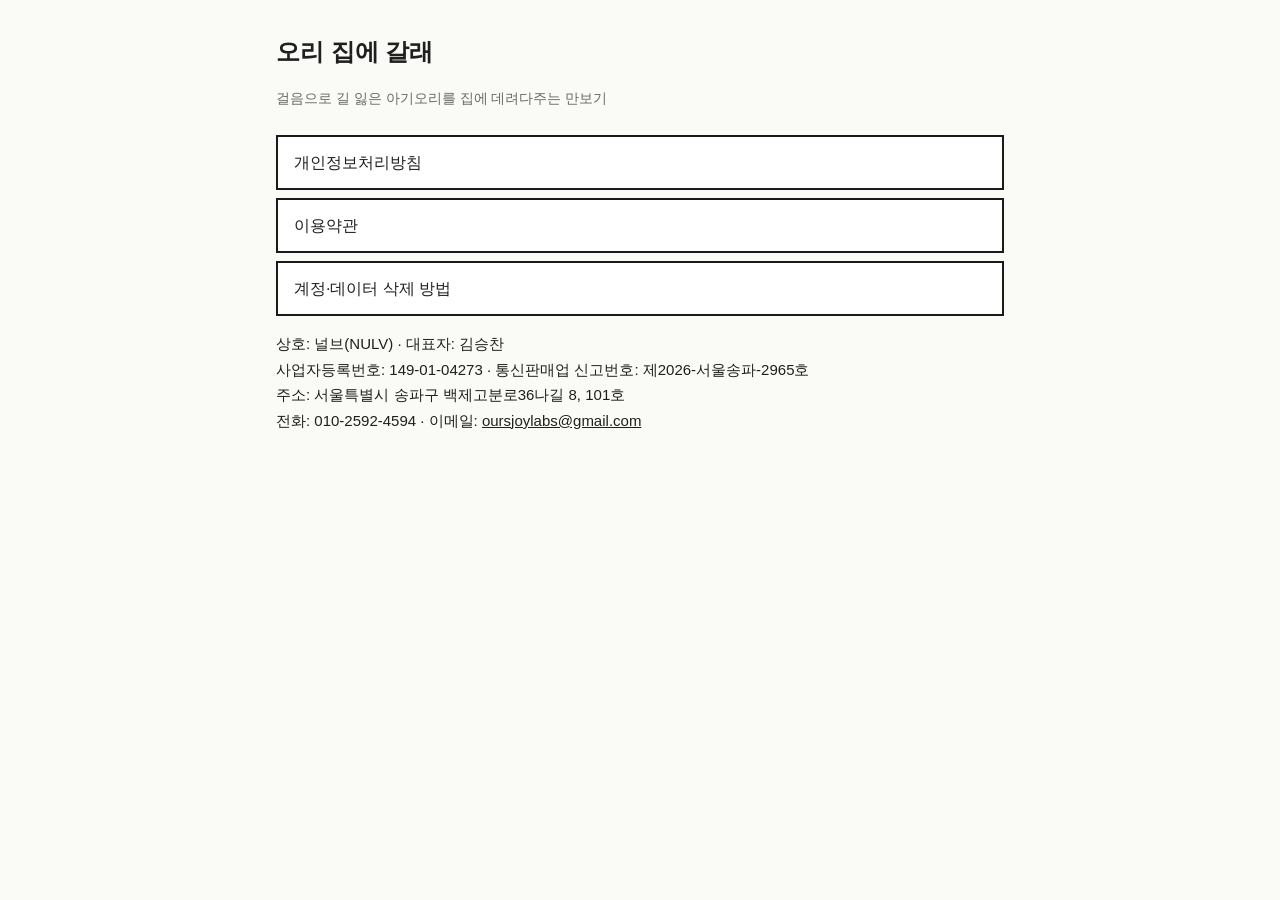
<file: index.html>
<!doctype html>
<html lang="ko">
<head>
<meta charset="utf-8">
<meta name="viewport" content="width=device-width, initial-scale=1">
<title>오리 집에 갈래 · 안내</title>
<link rel="stylesheet" href="style.css">
</head>
<body>
<main>
  <h1>오리 집에 갈래</h1>
  <p class="meta">걸음으로 길 잃은 아기오리를 집에 데려다주는 만보기</p>
  <div class="links">
    <a href="privacy.html">개인정보처리방침</a>
    <a href="terms.html">이용약관</a>
    <a href="delete-account.html">계정·데이터 삭제 방법</a>
  </div>
  <p>상호: 널브(NULV) · 대표자: 김승찬<br>
  사업자등록번호: 149-01-04273 · 통신판매업 신고번호: 제2026-서울송파-2965호<br>
  주소: 서울특별시 송파구 백제고분로36나길 8, 101호<br>
  전화: 010-2592-4594 · 이메일: <a href="mailto:oursjoylabs@gmail.com">oursjoylabs@gmail.com</a></p>
</main>
</body>
</html>
</file>
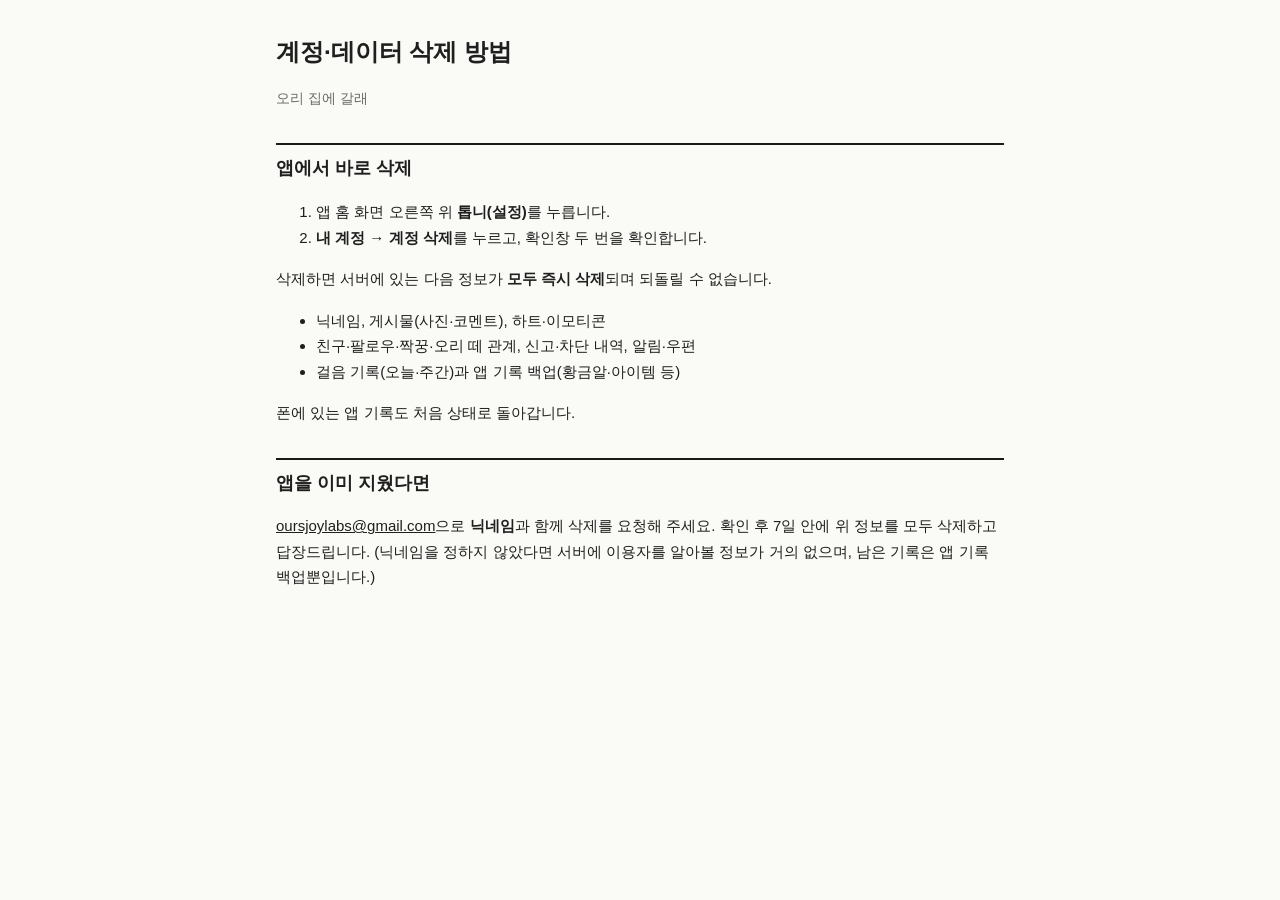
<file: delete-account.html>
<!doctype html>
<html lang="ko">
<head>
<meta charset="utf-8">
<meta name="viewport" content="width=device-width, initial-scale=1">
<title>계정·데이터 삭제 방법 · 오리 집에 갈래</title>
<link rel="stylesheet" href="style.css">
</head>
<body>
<main>
  <h1>계정·데이터 삭제 방법</h1>
  <p class="meta">오리 집에 갈래</p>

  <h2>앱에서 바로 삭제</h2>
  <ol>
    <li>앱 홈 화면 오른쪽 위 <b>톱니(설정)</b>를 누릅니다.</li>
    <li><b>내 계정 → 계정 삭제</b>를 누르고, 확인창 두 번을 확인합니다.</li>
  </ol>
  <p>삭제하면 서버에 있는 다음 정보가 <b>모두 즉시 삭제</b>되며 되돌릴 수 없습니다.</p>
  <ul>
    <li>닉네임, 게시물(사진·코멘트), 하트·이모티콘</li>
    <li>친구·팔로우·짝꿍·오리 떼 관계, 신고·차단 내역, 알림·우편</li>
    <li>걸음 기록(오늘·주간)과 앱 기록 백업(황금알·아이템 등)</li>
  </ul>
  <p>폰에 있는 앱 기록도 처음 상태로 돌아갑니다.</p>

  <h2>앱을 이미 지웠다면</h2>
  <p><a href="mailto:oursjoylabs@gmail.com?subject=%5B%EC%98%A4%EB%A6%AC%20%EC%A7%91%EC%97%90%20%EA%B0%88%EB%9E%98%5D%20%EA%B3%84%EC%A0%95%20%EC%82%AD%EC%A0%9C%20%EC%9A%94%EC%B2%AD">oursjoylabs@gmail.com</a>으로
  <b>닉네임</b>과 함께 삭제를 요청해 주세요. 확인 후 7일 안에 위 정보를 모두 삭제하고 답장드립니다.
  (닉네임을 정하지 않았다면 서버에 이용자를 알아볼 정보가 거의 없으며, 남은 기록은 앱 기록 백업뿐입니다.)</p>
</main>
</body>
</html>
</file>
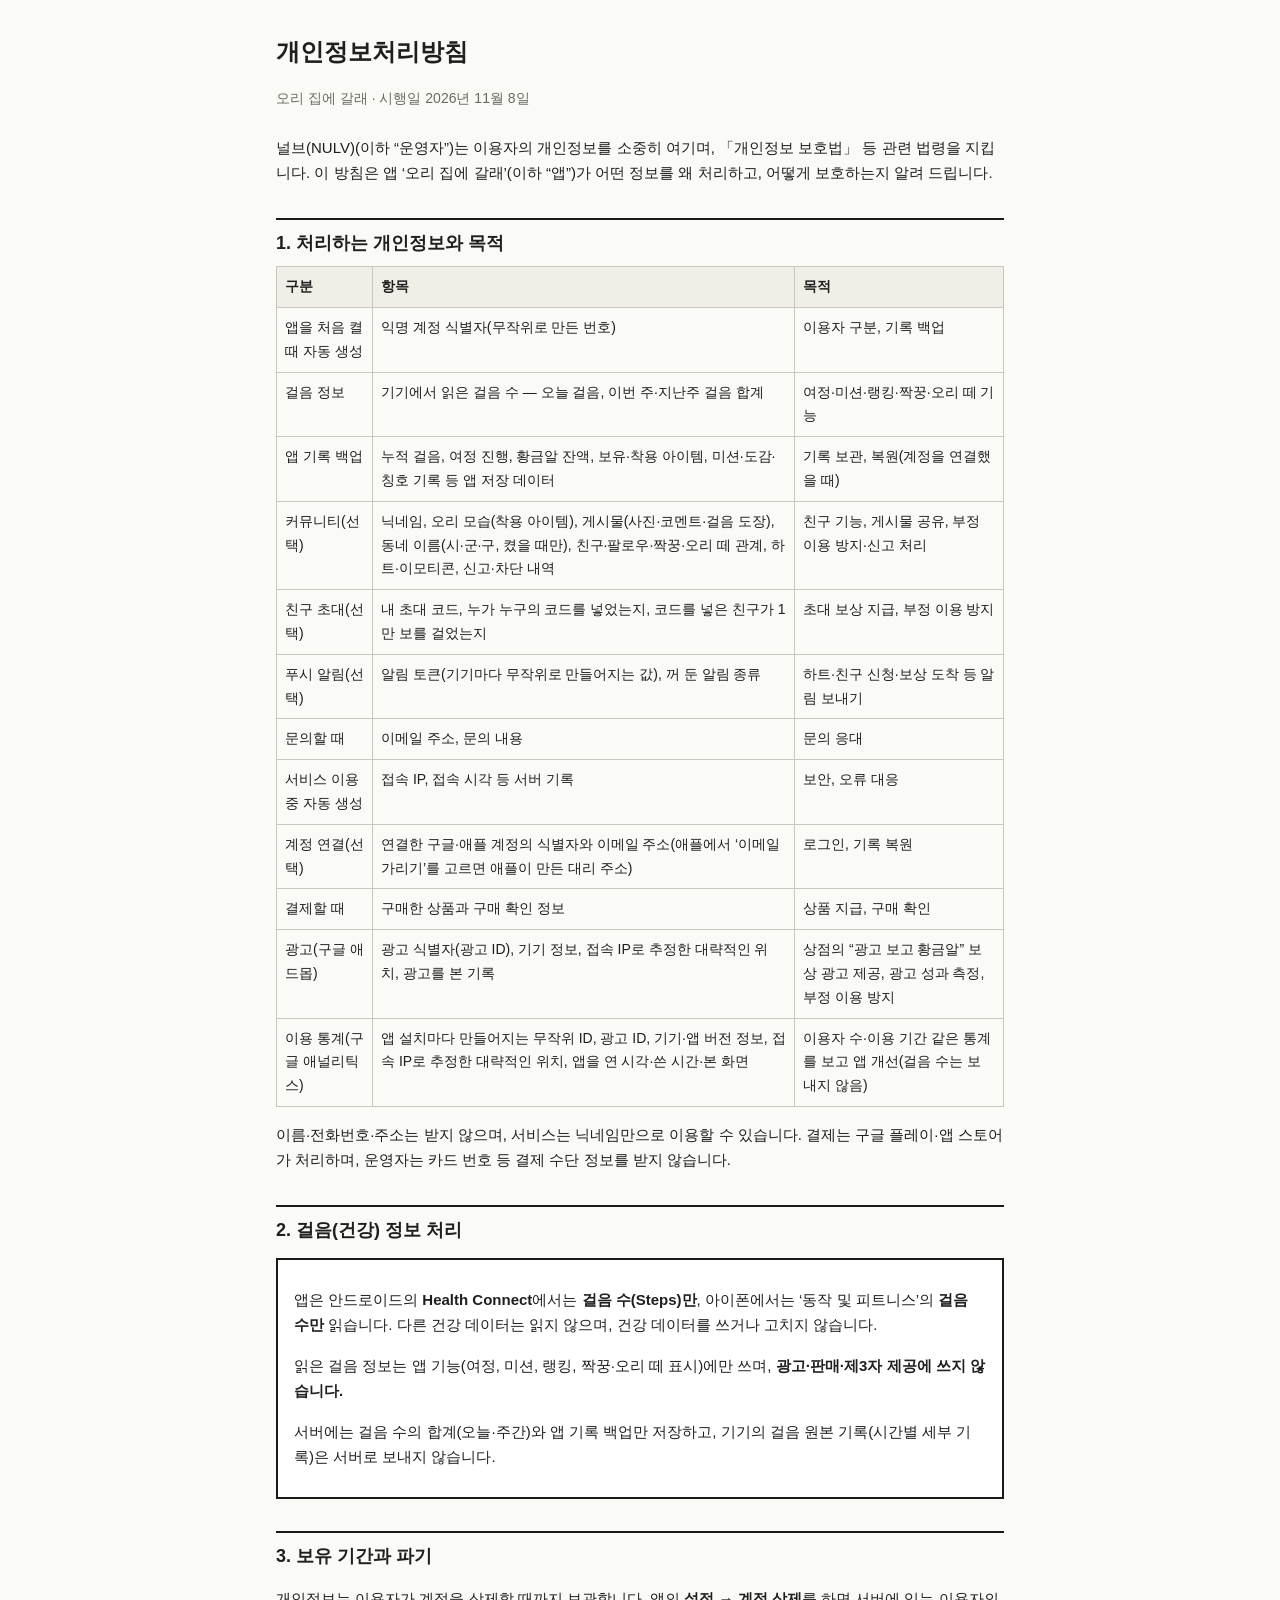
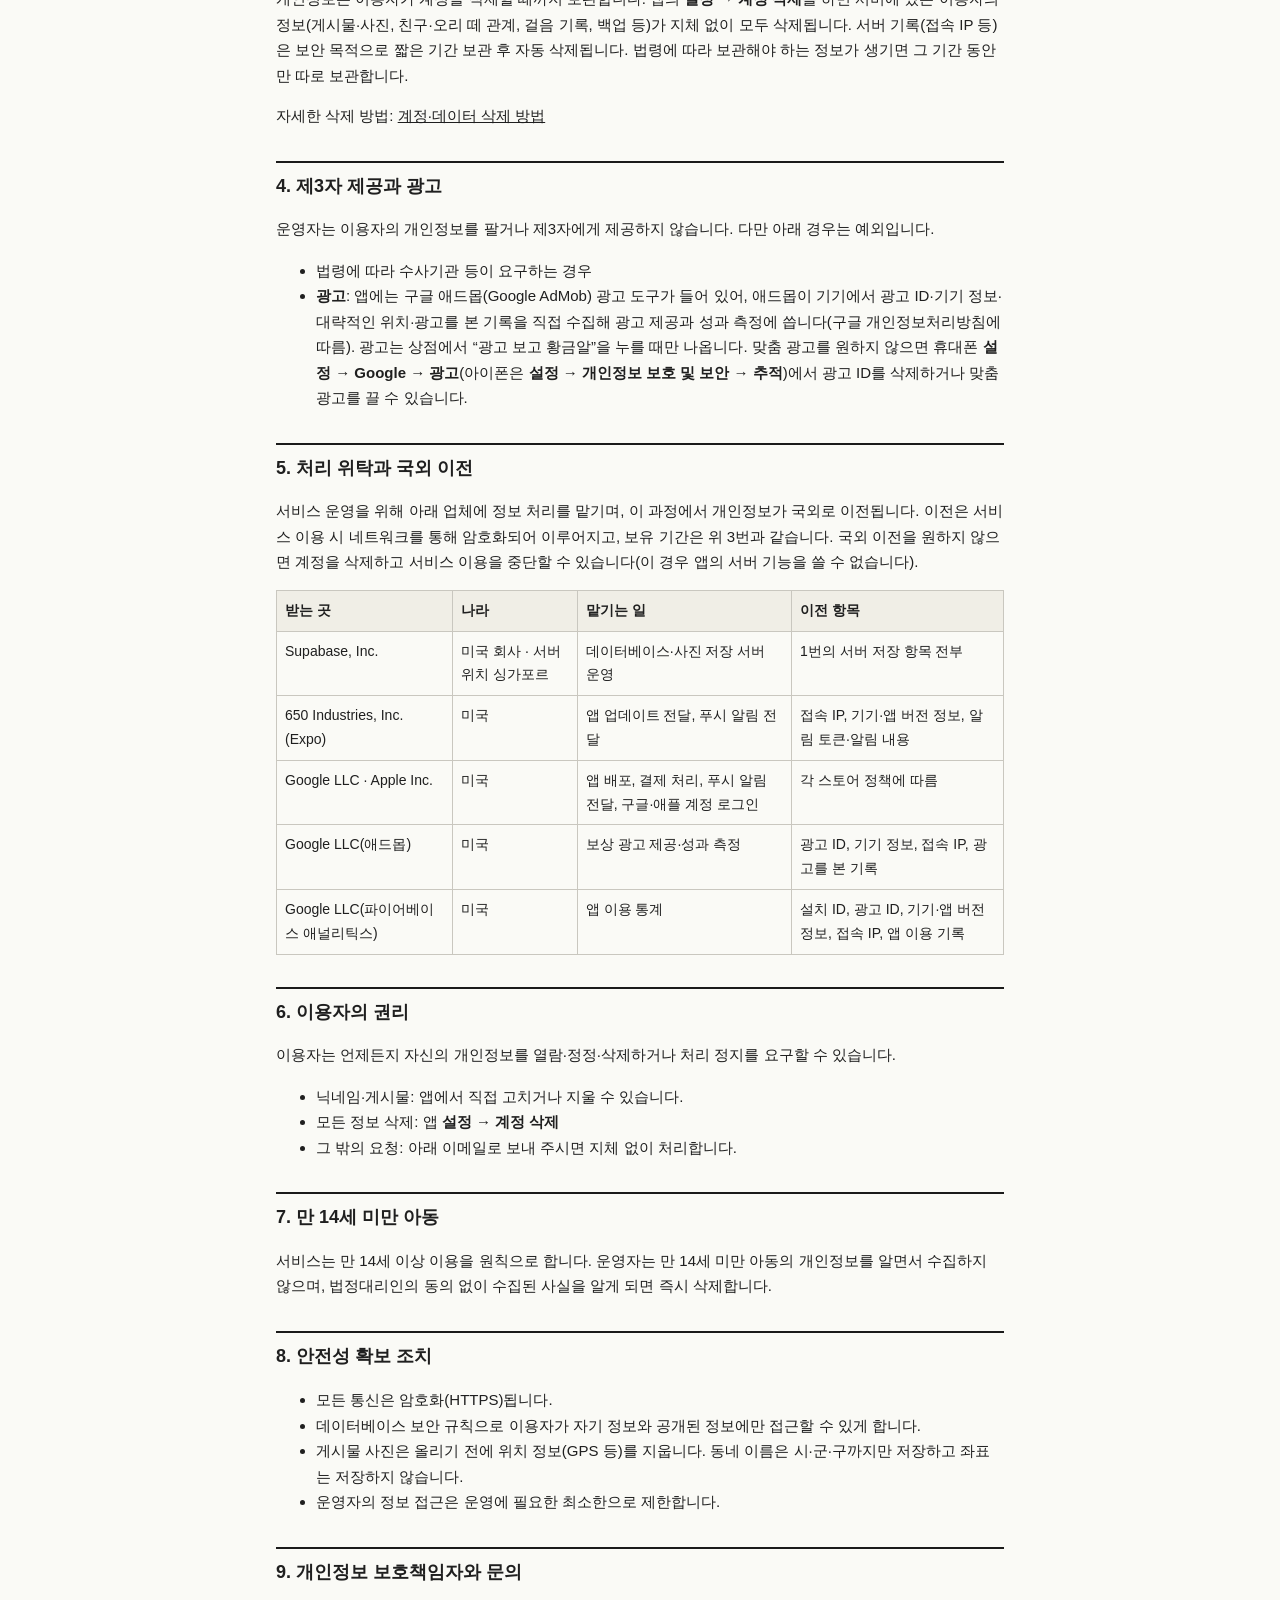
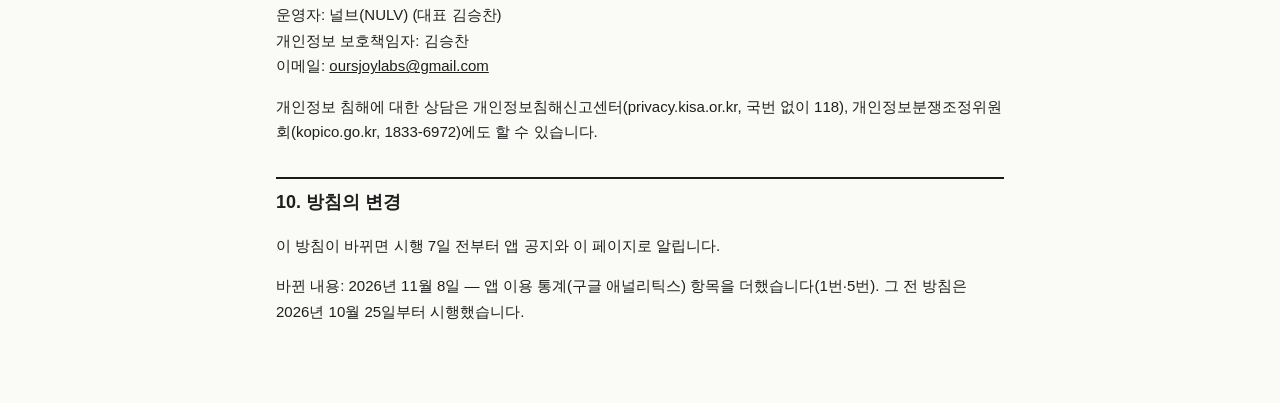
<file: privacy.html>
<!doctype html>
<html lang="ko">
<head>
<meta charset="utf-8">
<meta name="viewport" content="width=device-width, initial-scale=1">
<title>개인정보처리방침 · 오리 집에 갈래</title>
<link rel="stylesheet" href="style.css">
</head>
<body>
<main>
  <h1>개인정보처리방침</h1>
  <p class="meta">오리 집에 갈래 · 시행일 2026년 11월 8일</p>

  <p>널브(NULV)(이하 “운영자”)는 이용자의 개인정보를 소중히 여기며, 「개인정보 보호법」 등 관련 법령을 지킵니다.
  이 방침은 앱 ‘오리 집에 갈래’(이하 “앱”)가 어떤 정보를 왜 처리하고, 어떻게 보호하는지 알려 드립니다.</p>

  <h2>1. 처리하는 개인정보와 목적</h2>
  <table>
    <tr><th>구분</th><th>항목</th><th>목적</th></tr>
    <tr><td>앱을 처음 켤 때 자동 생성</td><td>익명 계정 식별자(무작위로 만든 번호)</td><td>이용자 구분, 기록 백업</td></tr>
    <tr><td>걸음 정보</td><td>기기에서 읽은 걸음 수 — 오늘 걸음, 이번 주·지난주 걸음 합계</td><td>여정·미션·랭킹·짝꿍·오리 떼 기능</td></tr>
    <tr><td>앱 기록 백업</td><td>누적 걸음, 여정 진행, 황금알 잔액, 보유·착용 아이템, 미션·도감·칭호 기록 등 앱 저장 데이터</td><td>기록 보관, 복원(계정을 연결했을 때)</td></tr>
    <tr><td>커뮤니티(선택)</td><td>닉네임, 오리 모습(착용 아이템), 게시물(사진·코멘트·걸음 도장), 동네 이름(시·군·구, 켰을 때만), 친구·팔로우·짝꿍·오리 떼 관계, 하트·이모티콘, 신고·차단 내역</td><td>친구 기능, 게시물 공유, 부정 이용 방지·신고 처리</td></tr>
    <tr><td>친구 초대(선택)</td><td>내 초대 코드, 누가 누구의 코드를 넣었는지, 코드를 넣은 친구가 1만 보를 걸었는지</td><td>초대 보상 지급, 부정 이용 방지</td></tr>
    <tr><td>푸시 알림(선택)</td><td>알림 토큰(기기마다 무작위로 만들어지는 값), 꺼 둔 알림 종류</td><td>하트·친구 신청·보상 도착 등 알림 보내기</td></tr>
    <tr><td>문의할 때</td><td>이메일 주소, 문의 내용</td><td>문의 응대</td></tr>
    <tr><td>서비스 이용 중 자동 생성</td><td>접속 IP, 접속 시각 등 서버 기록</td><td>보안, 오류 대응</td></tr>
    <tr><td>계정 연결(선택)</td><td>연결한 구글·애플 계정의 식별자와 이메일 주소(애플에서 ‘이메일 가리기’를 고르면 애플이 만든 대리 주소)</td><td>로그인, 기록 복원</td></tr>
    <tr><td>결제할 때</td><td>구매한 상품과 구매 확인 정보</td><td>상품 지급, 구매 확인</td></tr>
    <tr><td>광고(구글 애드몹)</td><td>광고 식별자(광고 ID), 기기 정보, 접속 IP로 추정한 대략적인 위치, 광고를 본 기록</td><td>상점의 “광고 보고 황금알” 보상 광고 제공, 광고 성과 측정, 부정 이용 방지</td></tr>
    <tr><td>이용 통계(구글 애널리틱스)</td><td>앱 설치마다 만들어지는 무작위 ID, 광고 ID, 기기·앱 버전 정보, 접속 IP로 추정한 대략적인 위치, 앱을 연 시각·쓴 시간·본 화면</td><td>이용자 수·이용 기간 같은 통계를 보고 앱 개선(걸음 수는 보내지 않음)</td></tr>
  </table>
  <p>이름·전화번호·주소는 받지 않으며, 서비스는 닉네임만으로 이용할 수 있습니다. 결제는 구글 플레이·앱 스토어가 처리하며, 운영자는 카드 번호 등 결제 수단 정보를 받지 않습니다.</p>

  <h2>2. 걸음(건강) 정보 처리</h2>
  <div class="box">
    <p>앱은 안드로이드의 <b>Health Connect</b>에서는 <b>걸음 수(Steps)만</b>, 아이폰에서는 ‘동작 및 피트니스’의 <b>걸음 수만</b> 읽습니다. 다른 건강 데이터는 읽지 않으며, 건강 데이터를 쓰거나 고치지 않습니다.</p>
    <p>읽은 걸음 정보는 앱 기능(여정, 미션, 랭킹, 짝꿍·오리 떼 표시)에만 쓰며, <b>광고·판매·제3자 제공에 쓰지 않습니다.</b></p>
    <p>서버에는 걸음 수의 합계(오늘·주간)와 앱 기록 백업만 저장하고, 기기의 걸음 원본 기록(시간별 세부 기록)은 서버로 보내지 않습니다.</p>
  </div>

  <h2>3. 보유 기간과 파기</h2>
  <p>개인정보는 이용자가 계정을 삭제할 때까지 보관합니다. 앱의 <b>설정 → 계정 삭제</b>를 하면 서버에 있는 이용자의 정보(게시물·사진, 친구·오리 떼 관계, 걸음 기록, 백업 등)가 지체 없이 모두 삭제됩니다.
  서버 기록(접속 IP 등)은 보안 목적으로 짧은 기간 보관 후 자동 삭제됩니다. 법령에 따라 보관해야 하는 정보가 생기면 그 기간 동안만 따로 보관합니다.</p>
  <p>자세한 삭제 방법: <a href="delete-account.html">계정·데이터 삭제 방법</a></p>

  <h2>4. 제3자 제공과 광고</h2>
  <p>운영자는 이용자의 개인정보를 팔거나 제3자에게 제공하지 않습니다. 다만 아래 경우는 예외입니다.</p>
  <ul>
    <li>법령에 따라 수사기관 등이 요구하는 경우</li>
    <li><b>광고</b>: 앱에는 구글 애드몹(Google AdMob) 광고 도구가 들어 있어, 애드몹이 기기에서 광고 ID·기기 정보·대략적인 위치·광고를 본 기록을 직접 수집해 광고 제공과 성과 측정에 씁니다(구글 개인정보처리방침에 따름). 광고는 상점에서 “광고 보고 황금알”을 누를 때만 나옵니다.
    맞춤 광고를 원하지 않으면 휴대폰 <b>설정 → Google → 광고</b>(아이폰은 <b>설정 → 개인정보 보호 및 보안 → 추적</b>)에서 광고 ID를 삭제하거나 맞춤 광고를 끌 수 있습니다.</li>
  </ul>

  <h2>5. 처리 위탁과 국외 이전</h2>
  <p>서비스 운영을 위해 아래 업체에 정보 처리를 맡기며, 이 과정에서 개인정보가 국외로 이전됩니다. 이전은 서비스 이용 시 네트워크를 통해 암호화되어 이루어지고, 보유 기간은 위 3번과 같습니다.
  국외 이전을 원하지 않으면 계정을 삭제하고 서비스 이용을 중단할 수 있습니다(이 경우 앱의 서버 기능을 쓸 수 없습니다).</p>
  <table>
    <tr><th>받는 곳</th><th>나라</th><th>맡기는 일</th><th>이전 항목</th></tr>
    <tr><td>Supabase, Inc.</td><td>미국 회사 · 서버 위치 싱가포르</td><td>데이터베이스·사진 저장 서버 운영</td><td>1번의 서버 저장 항목 전부</td></tr>
    <tr><td>650 Industries, Inc.(Expo)</td><td>미국</td><td>앱 업데이트 전달, 푸시 알림 전달</td><td>접속 IP, 기기·앱 버전 정보, 알림 토큰·알림 내용</td></tr>
    <tr><td>Google LLC · Apple Inc.</td><td>미국</td><td>앱 배포, 결제 처리, 푸시 알림 전달, 구글·애플 계정 로그인</td><td>각 스토어 정책에 따름</td></tr>
    <tr><td>Google LLC(애드몹)</td><td>미국</td><td>보상 광고 제공·성과 측정</td><td>광고 ID, 기기 정보, 접속 IP, 광고를 본 기록</td></tr>
    <tr><td>Google LLC(파이어베이스 애널리틱스)</td><td>미국</td><td>앱 이용 통계</td><td>설치 ID, 광고 ID, 기기·앱 버전 정보, 접속 IP, 앱 이용 기록</td></tr>
  </table>

  <h2>6. 이용자의 권리</h2>
  <p>이용자는 언제든지 자신의 개인정보를 열람·정정·삭제하거나 처리 정지를 요구할 수 있습니다.</p>
  <ul>
    <li>닉네임·게시물: 앱에서 직접 고치거나 지울 수 있습니다.</li>
    <li>모든 정보 삭제: 앱 <b>설정 → 계정 삭제</b></li>
    <li>그 밖의 요청: 아래 이메일로 보내 주시면 지체 없이 처리합니다.</li>
  </ul>

  <h2>7. 만 14세 미만 아동</h2>
  <p>서비스는 만 14세 이상 이용을 원칙으로 합니다. 운영자는 만 14세 미만 아동의 개인정보를 알면서 수집하지 않으며, 법정대리인의 동의 없이 수집된 사실을 알게 되면 즉시 삭제합니다.</p>

  <h2>8. 안전성 확보 조치</h2>
  <ul>
    <li>모든 통신은 암호화(HTTPS)됩니다.</li>
    <li>데이터베이스 보안 규칙으로 이용자가 자기 정보와 공개된 정보에만 접근할 수 있게 합니다.</li>
    <li>게시물 사진은 올리기 전에 위치 정보(GPS 등)를 지웁니다. 동네 이름은 시·군·구까지만 저장하고 좌표는 저장하지 않습니다.</li>
    <li>운영자의 정보 접근은 운영에 필요한 최소한으로 제한합니다.</li>
  </ul>

  <h2>9. 개인정보 보호책임자와 문의</h2>
  <p>운영자: 널브(NULV) (대표 김승찬)<br>개인정보 보호책임자: 김승찬<br>이메일: <a href="mailto:oursjoylabs@gmail.com">oursjoylabs@gmail.com</a></p>
  <p>개인정보 침해에 대한 상담은 개인정보침해신고센터(privacy.kisa.or.kr, 국번 없이 118), 개인정보분쟁조정위원회(kopico.go.kr, 1833-6972)에도 할 수 있습니다.</p>

  <h2>10. 방침의 변경</h2>
  <p>이 방침이 바뀌면 시행 7일 전부터 앱 공지와 이 페이지로 알립니다.</p>
  <p>바뀐 내용: 2026년 11월 8일 — 앱 이용 통계(구글 애널리틱스) 항목을 더했습니다(1번·5번). 그 전 방침은 2026년 10월 25일부터 시행했습니다.</p>
</main>
</body>
</html>
</file>
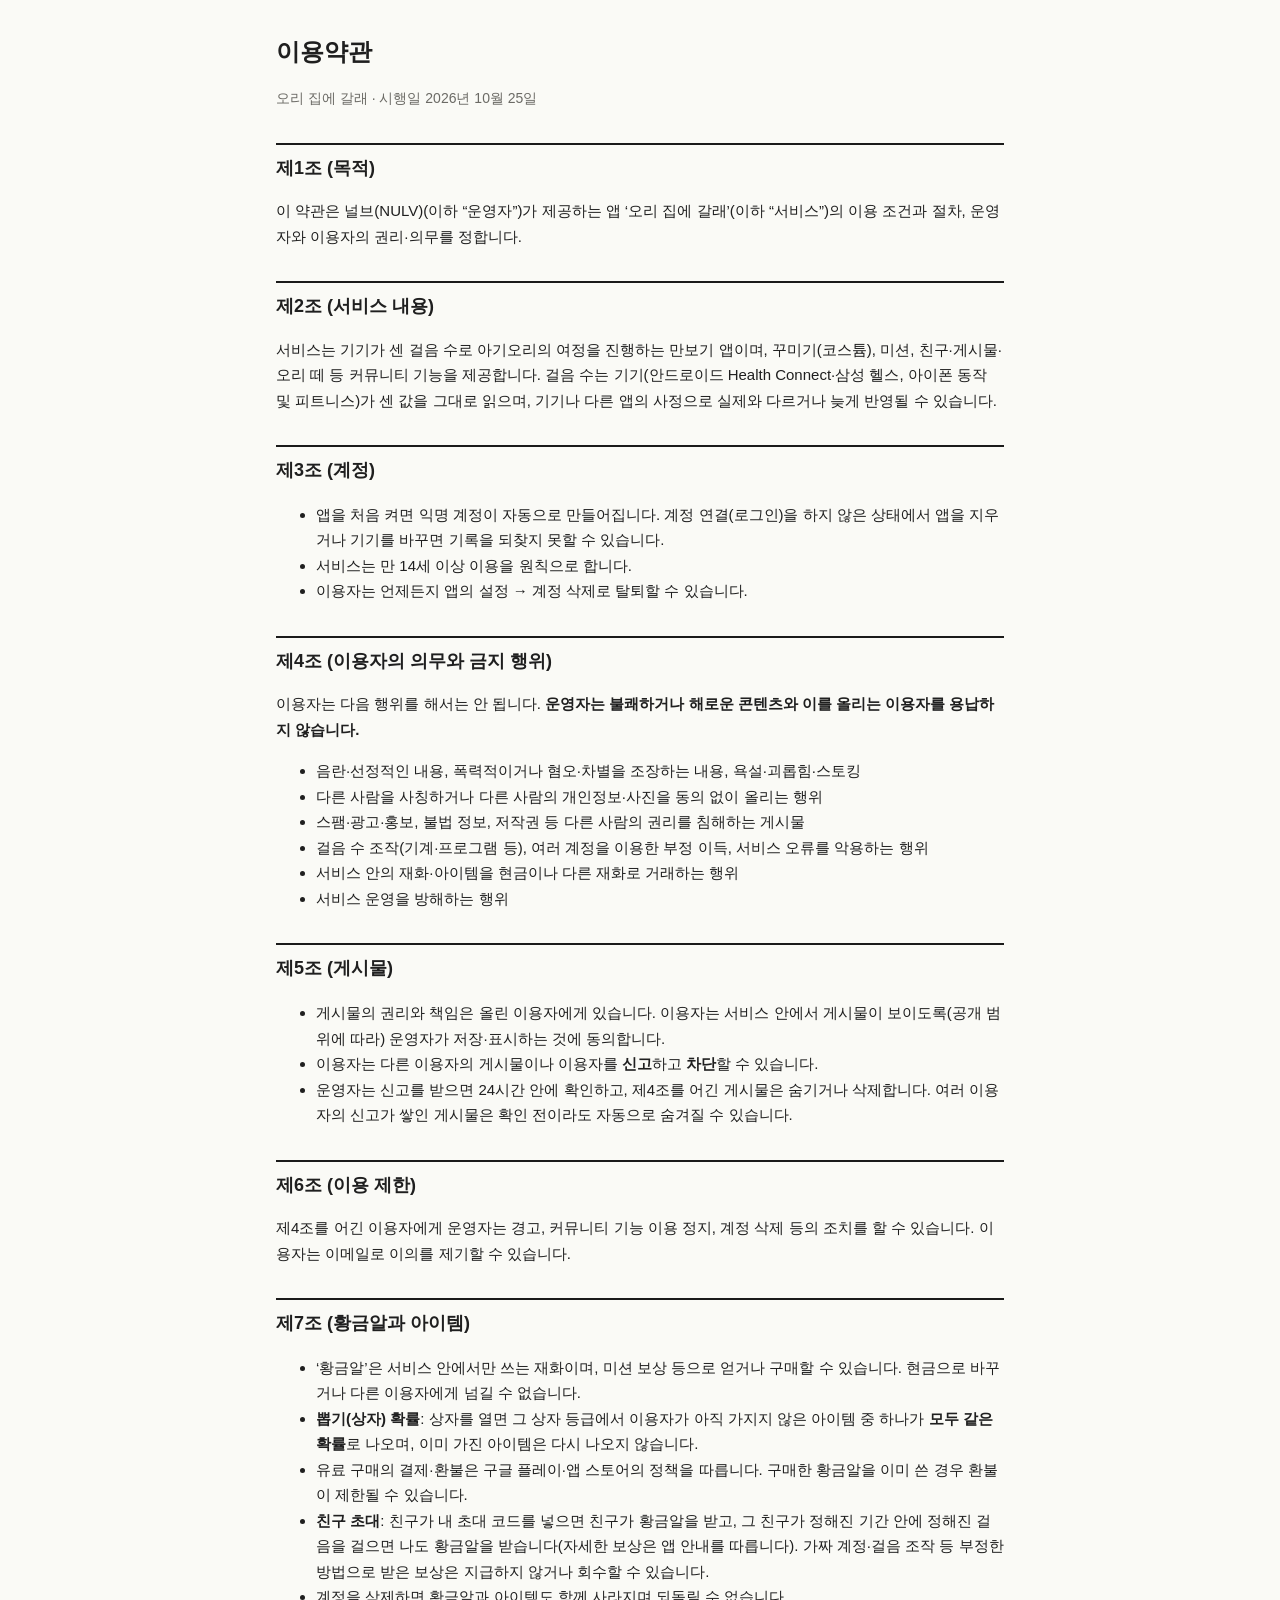
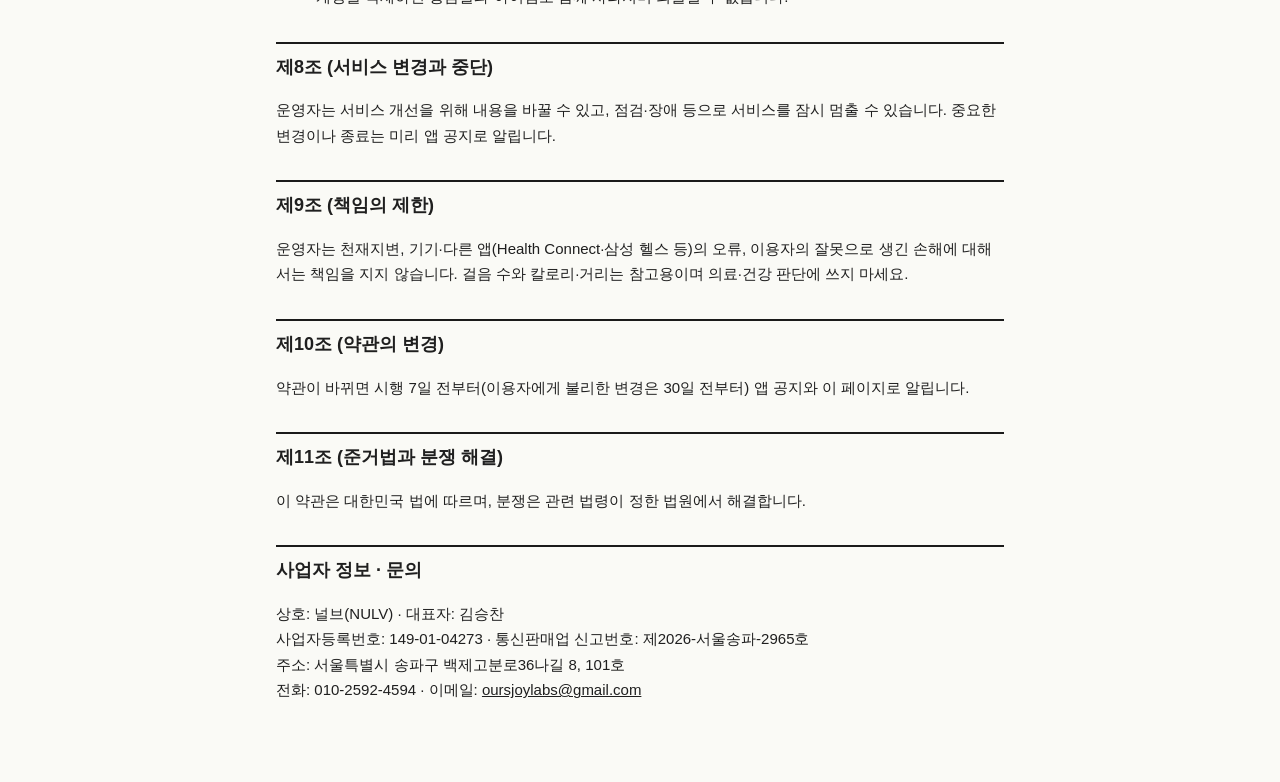
<file: terms.html>
<!doctype html>
<html lang="ko">
<head>
<meta charset="utf-8">
<meta name="viewport" content="width=device-width, initial-scale=1">
<title>이용약관 · 오리 집에 갈래</title>
<link rel="stylesheet" href="style.css">
</head>
<body>
<main>
  <h1>이용약관</h1>
  <p class="meta">오리 집에 갈래 · 시행일 2026년 10월 25일</p>

  <h2>제1조 (목적)</h2>
  <p>이 약관은 널브(NULV)(이하 “운영자”)가 제공하는 앱 ‘오리 집에 갈래’(이하 “서비스”)의 이용 조건과 절차, 운영자와 이용자의 권리·의무를 정합니다.</p>

  <h2>제2조 (서비스 내용)</h2>
  <p>서비스는 기기가 센 걸음 수로 아기오리의 여정을 진행하는 만보기 앱이며, 꾸미기(코스튬), 미션, 친구·게시물·오리 떼 등 커뮤니티 기능을 제공합니다.
  걸음 수는 기기(안드로이드 Health Connect·삼성 헬스, 아이폰 동작 및 피트니스)가 센 값을 그대로 읽으며, 기기나 다른 앱의 사정으로 실제와 다르거나 늦게 반영될 수 있습니다.</p>

  <h2>제3조 (계정)</h2>
  <ul>
    <li>앱을 처음 켜면 익명 계정이 자동으로 만들어집니다. 계정 연결(로그인)을 하지 않은 상태에서 앱을 지우거나 기기를 바꾸면 기록을 되찾지 못할 수 있습니다.</li>
    <li>서비스는 만 14세 이상 이용을 원칙으로 합니다.</li>
    <li>이용자는 언제든지 앱의 설정 → 계정 삭제로 탈퇴할 수 있습니다.</li>
  </ul>

  <h2>제4조 (이용자의 의무와 금지 행위)</h2>
  <p>이용자는 다음 행위를 해서는 안 됩니다. <b>운영자는 불쾌하거나 해로운 콘텐츠와 이를 올리는 이용자를 용납하지 않습니다.</b></p>
  <ul>
    <li>음란·선정적인 내용, 폭력적이거나 혐오·차별을 조장하는 내용, 욕설·괴롭힘·스토킹</li>
    <li>다른 사람을 사칭하거나 다른 사람의 개인정보·사진을 동의 없이 올리는 행위</li>
    <li>스팸·광고·홍보, 불법 정보, 저작권 등 다른 사람의 권리를 침해하는 게시물</li>
    <li>걸음 수 조작(기계·프로그램 등), 여러 계정을 이용한 부정 이득, 서비스 오류를 악용하는 행위</li>
    <li>서비스 안의 재화·아이템을 현금이나 다른 재화로 거래하는 행위</li>
    <li>서비스 운영을 방해하는 행위</li>
  </ul>

  <h2>제5조 (게시물)</h2>
  <ul>
    <li>게시물의 권리와 책임은 올린 이용자에게 있습니다. 이용자는 서비스 안에서 게시물이 보이도록(공개 범위에 따라) 운영자가 저장·표시하는 것에 동의합니다.</li>
    <li>이용자는 다른 이용자의 게시물이나 이용자를 <b>신고</b>하고 <b>차단</b>할 수 있습니다.</li>
    <li>운영자는 신고를 받으면 24시간 안에 확인하고, 제4조를 어긴 게시물은 숨기거나 삭제합니다. 여러 이용자의 신고가 쌓인 게시물은 확인 전이라도 자동으로 숨겨질 수 있습니다.</li>
  </ul>

  <h2>제6조 (이용 제한)</h2>
  <p>제4조를 어긴 이용자에게 운영자는 경고, 커뮤니티 기능 이용 정지, 계정 삭제 등의 조치를 할 수 있습니다. 이용자는 이메일로 이의를 제기할 수 있습니다.</p>

  <h2>제7조 (황금알과 아이템)</h2>
  <ul>
    <li>‘황금알’은 서비스 안에서만 쓰는 재화이며, 미션 보상 등으로 얻거나 구매할 수 있습니다. 현금으로 바꾸거나 다른 이용자에게 넘길 수 없습니다.</li>
    <li><b>뽑기(상자) 확률</b>: 상자를 열면 그 상자 등급에서 이용자가 아직 가지지 않은 아이템 중 하나가 <b>모두 같은 확률</b>로 나오며, 이미 가진 아이템은 다시 나오지 않습니다.</li>
    <li>유료 구매의 결제·환불은 구글 플레이·앱 스토어의 정책을 따릅니다. 구매한 황금알을 이미 쓴 경우 환불이 제한될 수 있습니다.</li>
    <li><b>친구 초대</b>: 친구가 내 초대 코드를 넣으면 친구가 황금알을 받고, 그 친구가 정해진 기간 안에 정해진 걸음을 걸으면 나도 황금알을 받습니다(자세한 보상은 앱 안내를 따릅니다). 가짜 계정·걸음 조작 등 부정한 방법으로 받은 보상은 지급하지 않거나 회수할 수 있습니다.</li>
    <li>계정을 삭제하면 황금알과 아이템도 함께 사라지며 되돌릴 수 없습니다.</li>
  </ul>

  <h2>제8조 (서비스 변경과 중단)</h2>
  <p>운영자는 서비스 개선을 위해 내용을 바꿀 수 있고, 점검·장애 등으로 서비스를 잠시 멈출 수 있습니다. 중요한 변경이나 종료는 미리 앱 공지로 알립니다.</p>

  <h2>제9조 (책임의 제한)</h2>
  <p>운영자는 천재지변, 기기·다른 앱(Health Connect·삼성 헬스 등)의 오류, 이용자의 잘못으로 생긴 손해에 대해서는 책임을 지지 않습니다. 걸음 수와 칼로리·거리는 참고용이며 의료·건강 판단에 쓰지 마세요.</p>

  <h2>제10조 (약관의 변경)</h2>
  <p>약관이 바뀌면 시행 7일 전부터(이용자에게 불리한 변경은 30일 전부터) 앱 공지와 이 페이지로 알립니다.</p>

  <h2>제11조 (준거법과 분쟁 해결)</h2>
  <p>이 약관은 대한민국 법에 따르며, 분쟁은 관련 법령이 정한 법원에서 해결합니다.</p>

  <h2>사업자 정보 · 문의</h2>
  <p>상호: 널브(NULV) · 대표자: 김승찬<br>
  사업자등록번호: 149-01-04273 · 통신판매업 신고번호: 제2026-서울송파-2965호<br>
  주소: 서울특별시 송파구 백제고분로36나길 8, 101호<br>
  전화: 010-2592-4594 · 이메일: <a href="mailto:oursjoylabs@gmail.com">oursjoylabs@gmail.com</a></p>
</main>
</body>
</html>
</file>
<file: style.css>
:root { --ink: #1f1f1f; --sub: #6b6a65; --bg: #fafaf6; --line: #1a1a1a; --select: #ffd43b; }
* { box-sizing: border-box; }
body { margin: 0; background: var(--bg); color: var(--ink); font-family: -apple-system, BlinkMacSystemFont, "Apple SD Gothic Neo", "Malgun Gothic", "Noto Sans KR", sans-serif; line-height: 1.7; }
main { max-width: 760px; margin: 0 auto; padding: 32px 16px 64px; }
h1 { font-size: 24px; margin: 0 0 4px; }
h2 { font-size: 18px; margin: 32px 0 8px; padding-top: 8px; border-top: 2px solid var(--line); }
h3 { font-size: 16px; margin: 20px 0 6px; }
p, li { font-size: 15px; }
.meta { color: var(--sub); font-size: 14px; margin-bottom: 24px; }
table { width: 100%; border-collapse: collapse; font-size: 14px; margin: 8px 0; }
th, td { border: 1px solid #c9c7bf; padding: 8px; text-align: left; vertical-align: top; }
th { background: #f0eee6; }
a { color: inherit; }
.box { border: 2px solid var(--line); background: #fff; padding: 12px 16px; margin: 12px 0; }
.links a { display: block; border: 2px solid var(--line); background: #fff; padding: 12px 16px; margin: 8px 0; text-decoration: none; }
.links a:hover { background: var(--select); }
</file>
